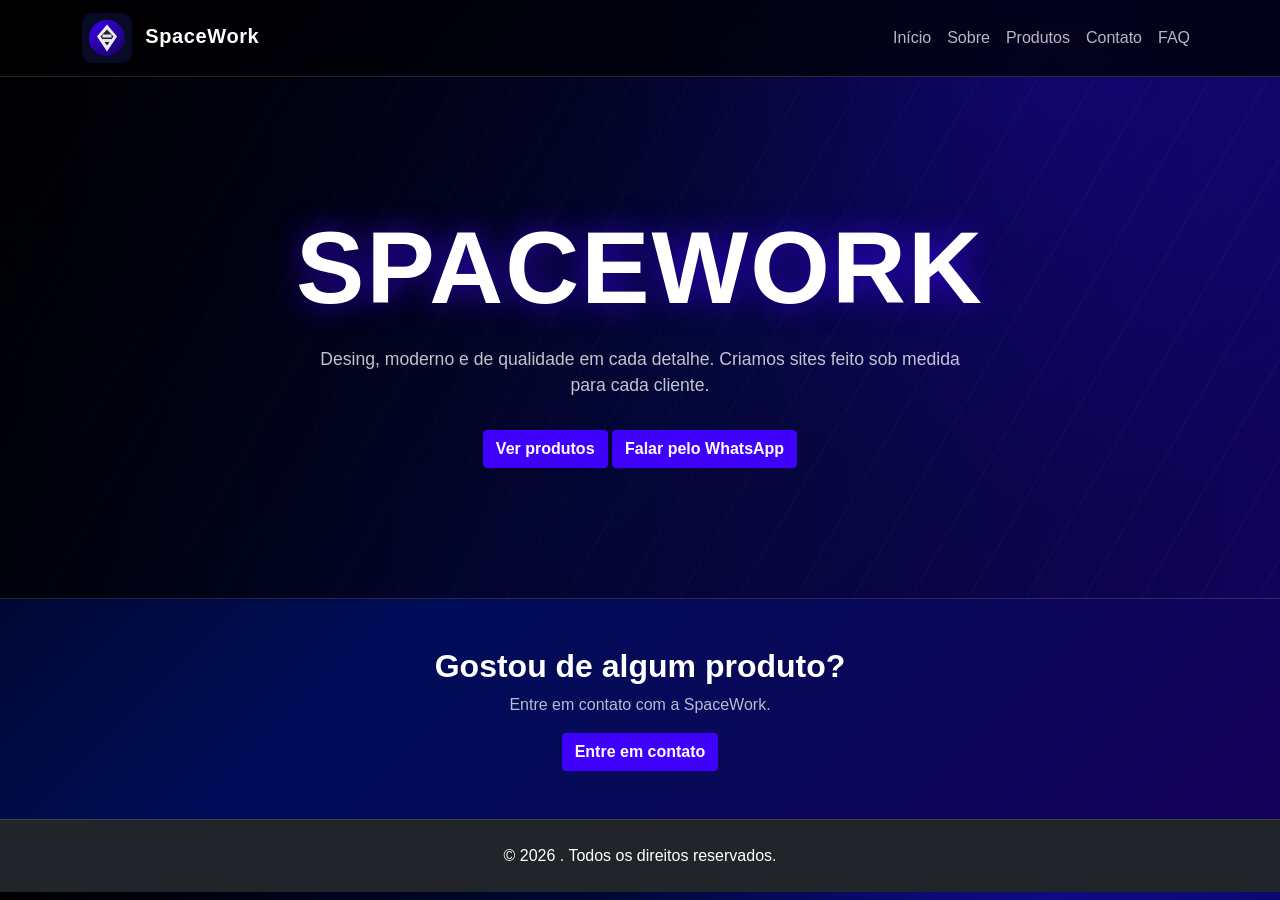
<file: index.html>
<!DOCTYPE html>
<html lang="pt-br">
<head>
    <meta charset="UTF-8">
    <meta name="viewport" content="width=device-width, initial-scale=1.0">
    <title>SpaceWork</title>
    

    <!-- Bootstrap -->
    <link
     href="https://cdn.jsdelivr.net/npm/bootstrap@5.3.3/dist/css/bootstrap.min.css"
    rel="stylesheet">

    <!-- CSS personalizado -->
    <link rel="stylesheet" href="assets/css/inicial.css">
</head>
<body>
     <!-- NAVBAR -->

    <nav class="navbar navbar-expand-lg bg-dark navbar-dark">

        <div class="container">

            <a class="navbar-brand" href="index.html">

                <img
                    src="assets/images/logo.svg"
                    alt="Logo da SpaceWork"
                    width="50" height="50">

                SpaceWork

            </a>


            <button
                class="navbar-toggler"
                type="button"
                data-bs-toggle="collapse"
                data-bs-target="#menu">

                <span class="navbar-toggler-icon"></span>

            </button>


            <div class="collapse navbar-collapse" id="menu">

                <ul class="navbar-nav ms-auto">

                    <li class="nav-item">
                        <a class="nav-link" href="index.html">
                            Início
                        </a>
                    </li>

                    <li class="nav-item">
                        <a class="nav-link" href="sobre.html">
                            Sobre
                        </a>
                    </li>

                    <li class="nav-item">
                        <a class="nav-link" href="amostras.html">
                            Produtos
                        </a>
                    </li>

                    <li class="nav-item">
                        <a class="nav-link" href="contato.html">
                            Contato
                        </a>
                    </li>

                    <li class="nav-item">
                        <a class="nav-link" href="faq.html">
                            FAQ
                        </a>
                    </li>

                </ul>

            </div>

        </div>

    </nav>


    <!-- HERO -->

    <header class="hero text-center">

        <div class="container">

            <h1>
                SpaceWork
            </h1>

            <p>
                Desing, moderno e de qualidade em cada detalhe. 
                Criamos sites feito sob medida para cada cliente.
            </p>

            <a
                href="produtos.html"
                class="btn btn-primary">

                Ver produtos

            </a>

            <a
                href="https://wa.me/5532988254424"
                target="_blank"
                class="btn btn-success">

                Falar pelo WhatsApp

            </a>

        </div>

    </header>

    <!-- CTA -->

    <section class="py-5 text-center">

        <div class="container">

            <h2>
                Gostou de algum produto?
            </h2>

            <p>
                Entre em contato com a SpaceWork.
            </p>

            <a
                href="contato.html"
                class="btn btn-primary">

                Entre em contato

            </a>

        </div>

    </section>


    <!-- RODAPÉ -->

    <footer class="bg-dark text-white text-center py-4">

        <p class="mb-0">
            &copy; 2026 .
            Todos os direitos reservados.
        </p>

    </footer>


    <!-- Bootstrap JS -->

    <script
        src="https://cdn.jsdelivr.net/npm/bootstrap@5.3.3/dist/js/bootstrap.bundle.min.js">
    </script>

</body>
</html>
</file>
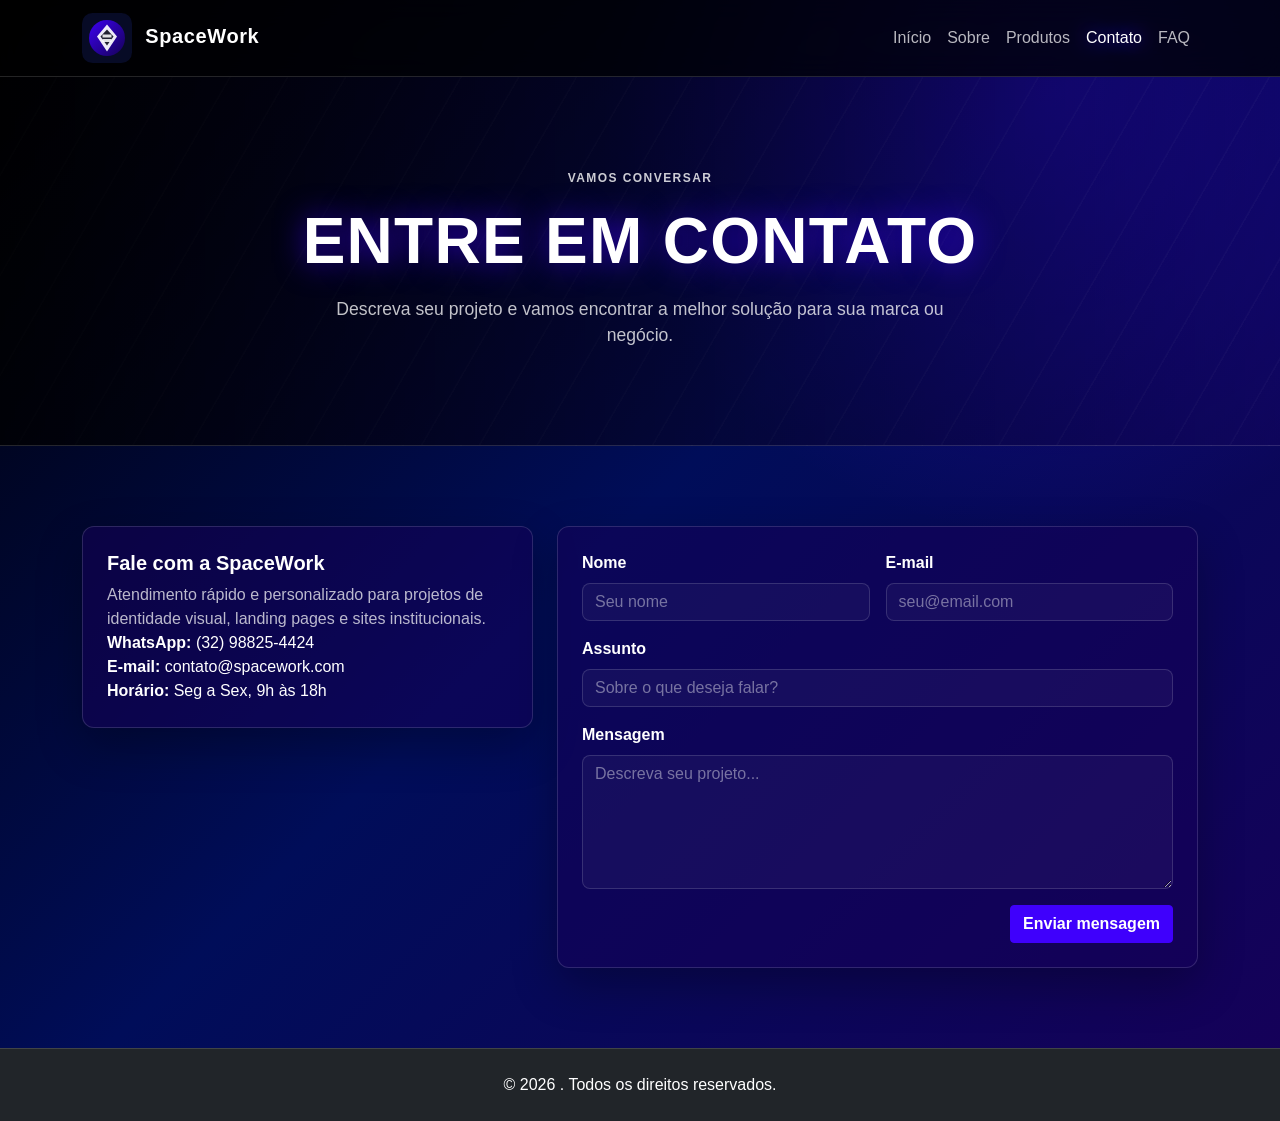
<file: contato.html>
<!DOCTYPE html>
<html lang="pt-br">
<head>
    <meta charset="UTF-8">
    <meta name="viewport" content="width=device-width, initial-scale=1.0">
    <title>Contato | SpaceWork</title>

    <link href="https://cdn.jsdelivr.net/npm/bootstrap@5.3.3/dist/css/bootstrap.min.css" rel="stylesheet">
    <link rel="stylesheet" href="assets/css/inicial.css">
</head>
<body>
    <nav class="navbar navbar-expand-lg bg-dark navbar-dark">
        <div class="container">
            <a class="navbar-brand" href="index.html">
                <img src="assets/images/logo.svg" alt="Logo da SpaceWork" width="50" height="50">
                SpaceWork
            </a>

            <button class="navbar-toggler" type="button" data-bs-toggle="collapse" data-bs-target="#menu">
                <span class="navbar-toggler-icon"></span>
            </button>

            <div class="collapse navbar-collapse" id="menu">
                <ul class="navbar-nav ms-auto">
                    <li class="nav-item"><a class="nav-link" href="index.html">Início</a></li>
                    <li class="nav-item"><a class="nav-link" href="sobre.html">Sobre</a></li>
                    <li class="nav-item"><a class="nav-link" href="amostras.html">Produtos</a></li>
                    <li class="nav-item"><a class="nav-link active" href="contato.html">Contato</a></li>
                    <li class="nav-item"><a class="nav-link" href="faq.html">FAQ</a></li>
                </ul>
            </div>
        </div>
    </nav>

    <header class="page-hero text-center">
        <div class="container">
            <span class="kicker">Vamos conversar</span>
            <h1>Entre em contato</h1>
            <p>Descreva seu projeto e vamos encontrar a melhor solução para sua marca ou negócio.</p>
        </div>
    </header>

    <main>
        <section class="section-shell">
            <div class="container">
                <div class="row g-4 align-items-start">
                    <div class="col-lg-5">
                        <div class="info-card">
                            <h5>Fale com a SpaceWork</h5>
                            <p>Atendimento rápido e personalizado para projetos de identidade visual, landing pages e sites institucionais.</p>

                            <ul class="list-unstyled mb-0">
                                <li><strong>WhatsApp:</strong> (32) 98825-4424</li>
                                <li><strong>E-mail:</strong> contato@spacework.com</li>
                                <li><strong>Horário:</strong> Seg a Sex, 9h às 18h</li>
                            </ul>
                        </div>
                    </div>

                    <div class="col-lg-7">
                        <form class="contact-form">
                            <div class="row g-3">
                                <div class="col-md-6">
                                    <label for="nome" class="form-label">Nome</label>
                                    <input type="text" class="form-control" id="nome" placeholder="Seu nome">
                                </div>
                                <div class="col-md-6">
                                    <label for="email" class="form-label">E-mail</label>
                                    <input type="email" class="form-control" id="email" placeholder="seu@email.com">
                                </div>
                                <div class="col-12">
                                    <label for="assunto" class="form-label">Assunto</label>
                                    <input type="text" class="form-control" id="assunto" placeholder="Sobre o que deseja falar?">
                                </div>
                                <div class="col-12">
                                    <label for="mensagem" class="form-label">Mensagem</label>
                                    <textarea class="form-control" id="mensagem" rows="5" placeholder="Descreva seu projeto..."></textarea>
                                </div>
                                <div class="col-12 text-end">
                                    <button type="submit" class="btn btn-primary">Enviar mensagem</button>
                                </div>
                            </div>
                        </form>
                    </div>
                </div>
            </div>
        </section>
    </main>

    <footer class="bg-dark text-white text-center py-4">
        <p class="mb-0">&copy; 2026 . Todos os direitos reservados.</p>
    </footer>

    <script src="https://cdn.jsdelivr.net/npm/bootstrap@5.3.3/dist/js/bootstrap.bundle.min.js"></script>
</body>
</html>
</file>
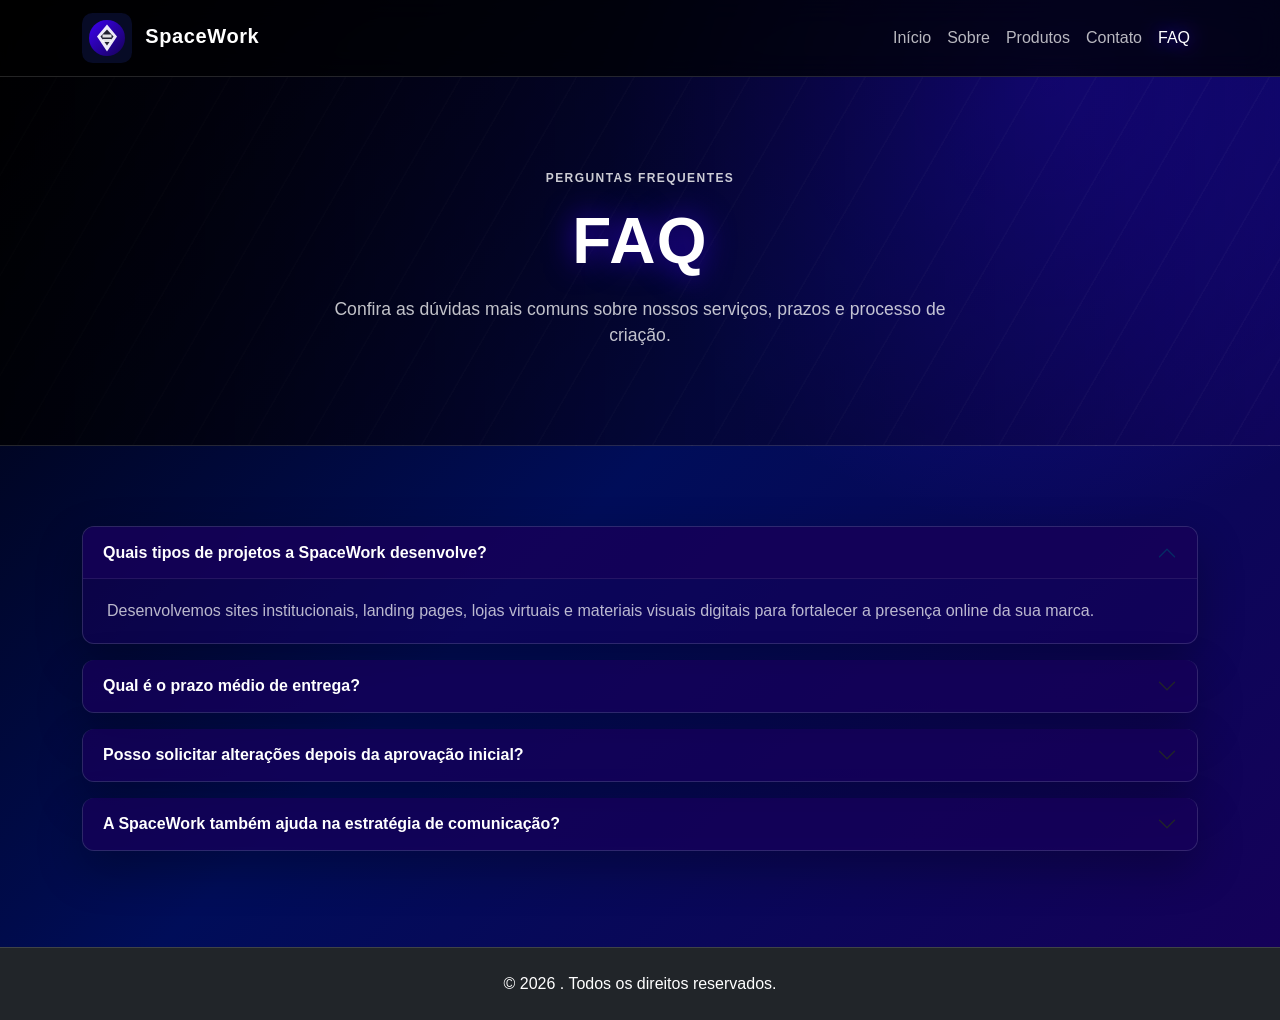
<file: faq.html>
<!DOCTYPE html>
<html lang="pt-br">
<head>
    <meta charset="UTF-8">
    <meta name="viewport" content="width=device-width, initial-scale=1.0">
    <title>FAQ | SpaceWork</title>

    <link href="https://cdn.jsdelivr.net/npm/bootstrap@5.3.3/dist/css/bootstrap.min.css" rel="stylesheet">
    <link rel="stylesheet" href="assets/css/inicial.css">
</head>
<body>
    <nav class="navbar navbar-expand-lg bg-dark navbar-dark">
        <div class="container">
            <a class="navbar-brand" href="index.html">
                <img src="assets/images/logo.svg" alt="Logo da SpaceWork" width="50" height="50">
                SpaceWork
            </a>

            <button class="navbar-toggler" type="button" data-bs-toggle="collapse" data-bs-target="#menu">
                <span class="navbar-toggler-icon"></span>
            </button>

            <div class="collapse navbar-collapse" id="menu">
                <ul class="navbar-nav ms-auto">
                    <li class="nav-item"><a class="nav-link" href="index.html">Início</a></li>
                    <li class="nav-item"><a class="nav-link" href="sobre.html">Sobre</a></li>
                    <li class="nav-item"><a class="nav-link" href="amostras.html">Produtos</a></li>
                    <li class="nav-item"><a class="nav-link" href="contato.html">Contato</a></li>
                    <li class="nav-item"><a class="nav-link active" href="faq.html">FAQ</a></li>
                </ul>
            </div>
        </div>
    </nav>

    <header class="page-hero text-center">
        <div class="container">
            <span class="kicker">Perguntas frequentes</span>
            <h1>FAQ</h1>
            <p>Confira as dúvidas mais comuns sobre nossos serviços, prazos e processo de criação.</p>
        </div>
    </header>

    <main>
        <section class="section-shell">
            <div class="container">
                <div class="accordion faq-accordion" id="faqAccordion">
                    <div class="accordion-item">
                        <h2 class="accordion-header" id="faqOne">
                            <button class="accordion-button" type="button" data-bs-toggle="collapse" data-bs-target="#collapseOne" aria-expanded="true" aria-controls="collapseOne">
                                Quais tipos de projetos a SpaceWork desenvolve?
                            </button>
                        </h2>
                        <div id="collapseOne" class="accordion-collapse collapse show" aria-labelledby="faqOne" data-bs-parent="#faqAccordion">
                            <div class="accordion-body">
                                Desenvolvemos sites institucionais, landing pages, lojas virtuais e materiais visuais digitais para fortalecer a presença online da sua marca.
                            </div>
                        </div>
                    </div>

                    <div class="accordion-item">
                        <h2 class="accordion-header" id="faqTwo">
                            <button class="accordion-button collapsed" type="button" data-bs-toggle="collapse" data-bs-target="#collapseTwo" aria-expanded="false" aria-controls="collapseTwo">
                                Qual é o prazo médio de entrega?
                            </button>
                        </h2>
                        <div id="collapseTwo" class="accordion-collapse collapse" aria-labelledby="faqTwo" data-bs-parent="#faqAccordion">
                            <div class="accordion-body">
                                O prazo varia conforme a complexidade do projeto, mas normalmente os trabalhos iniciam com a etapa de briefing e seguem com entregas em etapas definidas com o cliente.
                            </div>
                        </div>
                    </div>

                    <div class="accordion-item">
                        <h2 class="accordion-header" id="faqThree">
                            <button class="accordion-button collapsed" type="button" data-bs-toggle="collapse" data-bs-target="#collapseThree" aria-expanded="false" aria-controls="collapseThree">
                                Posso solicitar alterações depois da aprovação inicial?
                            </button>
                        </h2>
                        <div id="collapseThree" class="accordion-collapse collapse" aria-labelledby="faqThree" data-bs-parent="#faqAccordion">
                            <div class="accordion-body">
                                Sim. Ajustes pontuais podem ser realizados conforme o escopo do projeto. O ideal é que isso seja alinhado no início para evitar retrabalho excessivo.
                            </div>
                        </div>
                    </div>

                    <div class="accordion-item">
                        <h2 class="accordion-header" id="faqFour">
                            <button class="accordion-button collapsed" type="button" data-bs-toggle="collapse" data-bs-target="#collapseFour" aria-expanded="false" aria-controls="collapseFour">
                                A SpaceWork também ajuda na estratégia de comunicação?
                            </button>
                        </h2>
                        <div id="collapseFour" class="accordion-collapse collapse" aria-labelledby="faqFour" data-bs-parent="#faqAccordion">
                            <div class="accordion-body">
                                Sim. Trabalhamos com foco em posicionamento, visual, clareza de mensagem e organização da experiência do usuário para tornar a marca mais forte no digital.
                            </div>
                        </div>
                    </div>
                </div>
            </div>
        </section>
    </main>

    <footer class="bg-dark text-white text-center py-4">
        <p class="mb-0">&copy; 2026 . Todos os direitos reservados.</p>
    </footer>

    <script src="https://cdn.jsdelivr.net/npm/bootstrap@5.3.3/dist/js/bootstrap.bundle.min.js"></script>
</body>
</html>
</file>
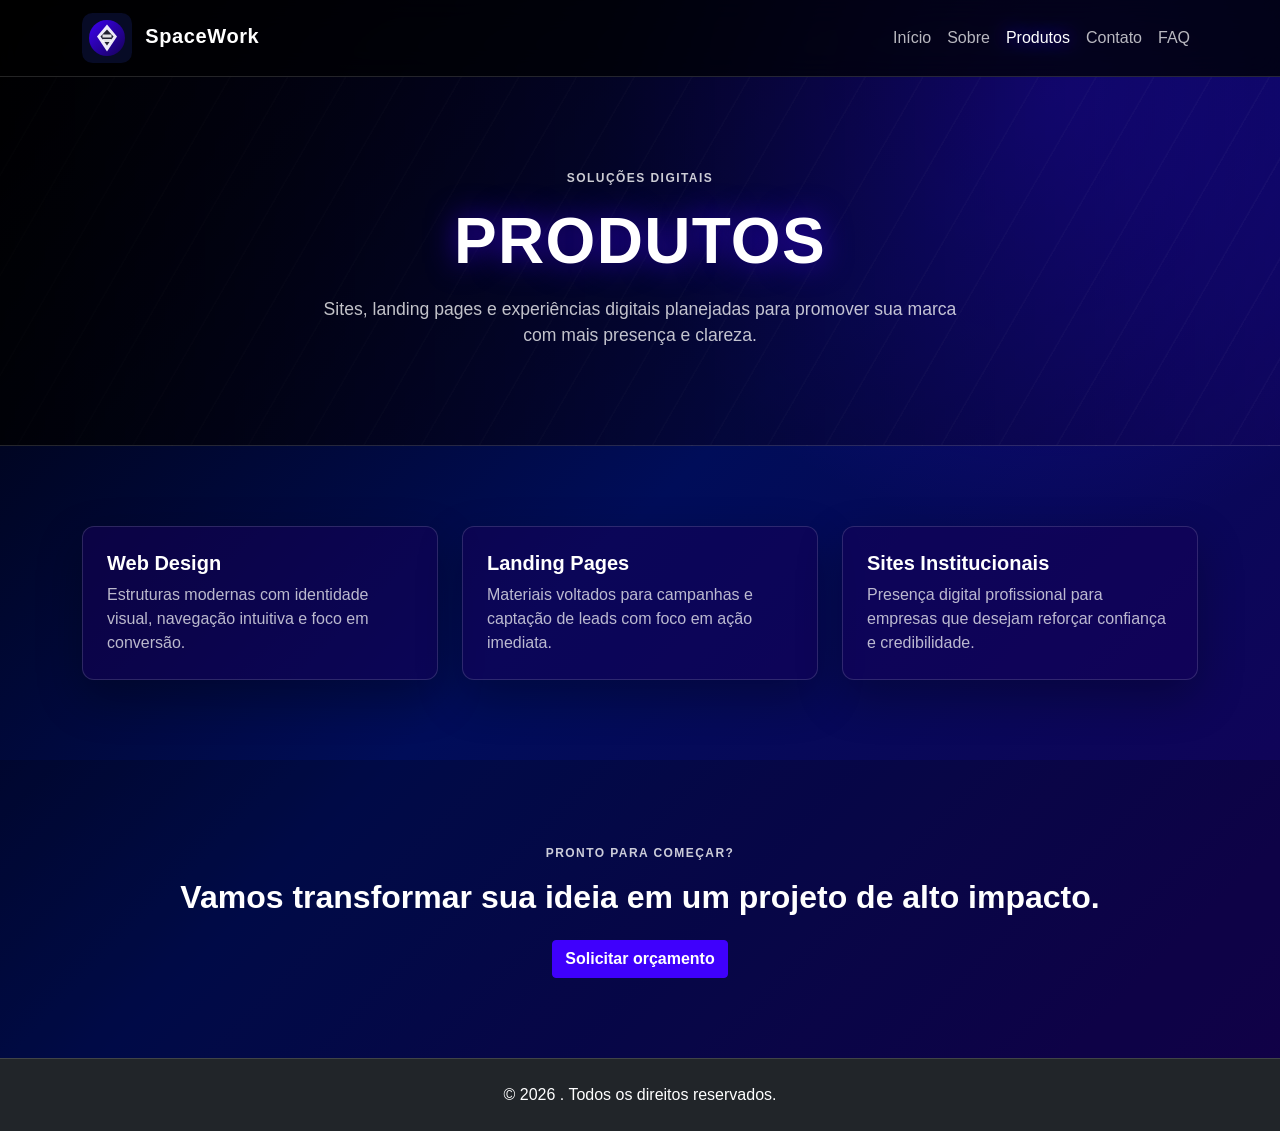
<file: produtos.html>
<!DOCTYPE html>
<html lang="pt-br">
<head>
    <meta charset="UTF-8">
    <meta name="viewport" content="width=device-width, initial-scale=1.0">
    <title>Produtos | SpaceWork</title>

    <link href="https://cdn.jsdelivr.net/npm/bootstrap@5.3.3/dist/css/bootstrap.min.css" rel="stylesheet">
    <link rel="stylesheet" href="assets/css/inicial.css">
</head>
<body>
    <nav class="navbar navbar-expand-lg bg-dark navbar-dark">
        <div class="container">
            <a class="navbar-brand" href="index.html">
                <img src="assets/images/logo.svg" alt="Logo da SpaceWork" width="50" height="50">
                SpaceWork
            </a>

            <button class="navbar-toggler" type="button" data-bs-toggle="collapse" data-bs-target="#menu">
                <span class="navbar-toggler-icon"></span>
            </button>

            <div class="collapse navbar-collapse" id="menu">
                <ul class="navbar-nav ms-auto">
                    <li class="nav-item"><a class="nav-link" href="index.html">Início</a></li>
                    <li class="nav-item"><a class="nav-link" href="sobre.html">Sobre</a></li>
                    <li class="nav-item"><a class="nav-link active" href="produtos.html">Produtos</a></li>
                    <li class="nav-item"><a class="nav-link" href="contato.html">Contato</a></li>
                    <li class="nav-item"><a class="nav-link" href="faq.html">FAQ</a></li>
                </ul>
            </div>
        </div>
    </nav>

    <header class="page-hero text-center">
        <div class="container">
            <span class="kicker">Soluções digitais</span>
            <h1>Produtos</h1>
            <p>Sites, landing pages e experiências digitais planejadas para promover sua marca com mais presença e clareza.</p>
        </div>
    </header>

    <main>
        <section class="section-shell">
            <div class="container">
                <div class="row g-4">
                    <div class="col-md-6 col-lg-4">
                        <div class="feature-card h-100">
                            <h5>Web Design</h5>
                            <p>Estruturas modernas com identidade visual, navegação intuitiva e foco em conversão.</p>
                        </div>
                    </div>
                    <div class="col-md-6 col-lg-4">
                        <div class="feature-card h-100">
                            <h5>Landing Pages</h5>
                            <p>Materiais voltados para campanhas e captação de leads com foco em ação imediata.</p>
                        </div>
                    </div>
                    <div class="col-md-6 col-lg-4">
                        <div class="feature-card h-100">
                            <h5>Sites Institucionais</h5>
                            <p>Presença digital profissional para empresas que desejam reforçar confiança e credibilidade.</p>
                        </div>
                    </div>
                </div>
            </div>
        </section>

        <section class="section-shell bg-light">
            <div class="container text-center">
                <span class="kicker">Pronto para começar?</span>
                <h2>Vamos transformar sua ideia em um projeto de alto impacto.</h2>
                <a href="contato.html" class="btn btn-primary mt-3">Solicitar orçamento</a>
            </div>
        </section>
    </main>

    <footer class="bg-dark text-white text-center py-4">
        <p class="mb-0">&copy; 2026 . Todos os direitos reservados.</p>
    </footer>

    <script src="https://cdn.jsdelivr.net/npm/bootstrap@5.3.3/dist/js/bootstrap.bundle.min.js"></script>
</body>
</html>
</file>
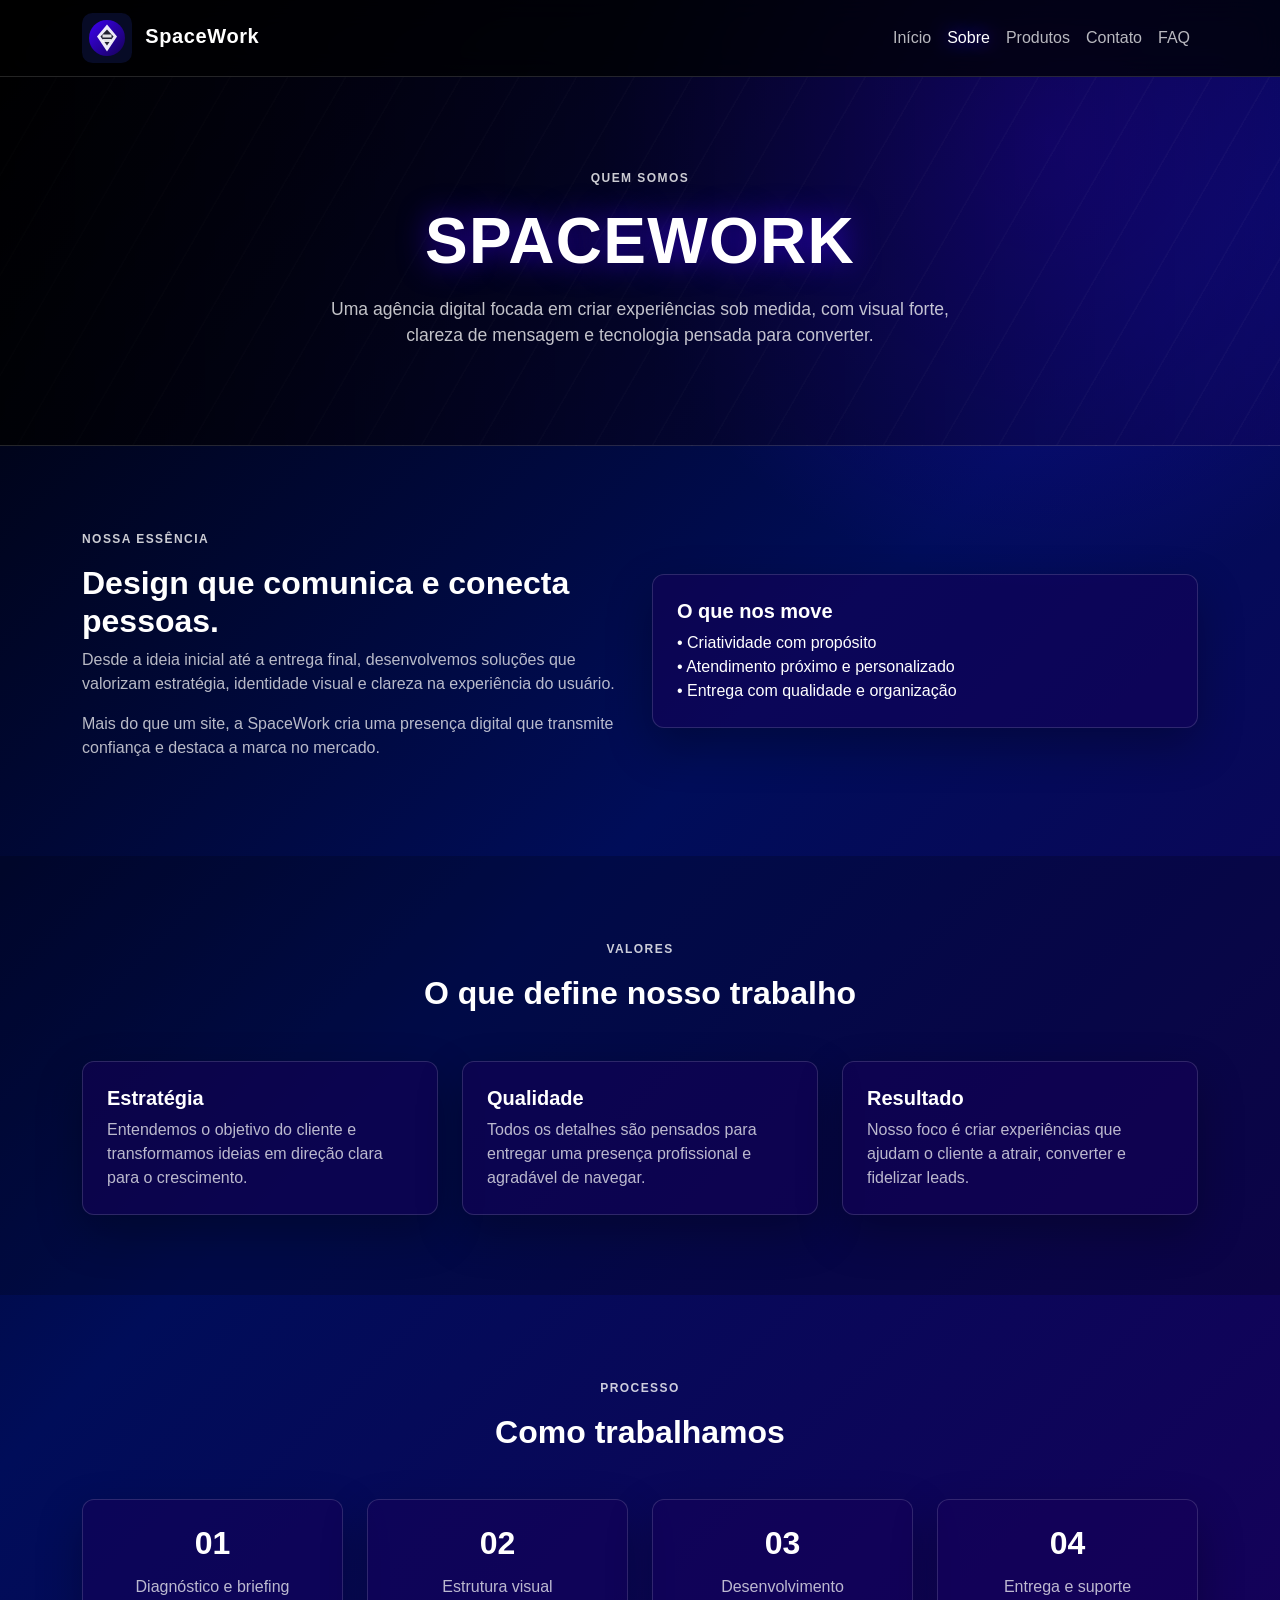
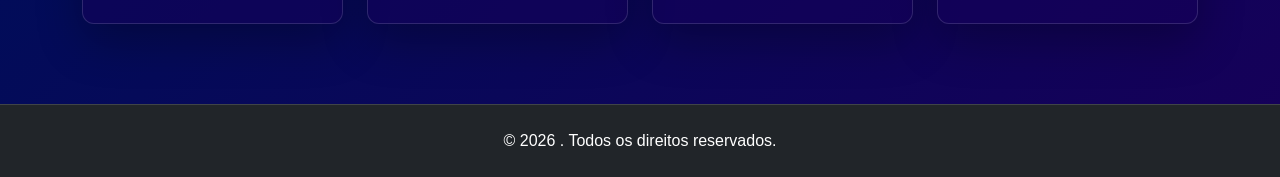
<file: sobre.html>
<!DOCTYPE html>
<html lang="pt-br">
<head>
    <meta charset="UTF-8">
    <meta name="viewport" content="width=device-width, initial-scale=1.0">
    <title>Sobre | SpaceWork</title>

    <link href="https://cdn.jsdelivr.net/npm/bootstrap@5.3.3/dist/css/bootstrap.min.css" rel="stylesheet">
    <link rel="stylesheet" href="assets/css/inicial.css">
</head>
<body>
    <nav class="navbar navbar-expand-lg bg-dark navbar-dark">
        <div class="container">
            <a class="navbar-brand" href="index.html">
                <img src="assets/images/logo.svg" alt="Logo da SpaceWork" width="50" height="50">
                SpaceWork
            </a>

            <button class="navbar-toggler" type="button" data-bs-toggle="collapse" data-bs-target="#menu">
                <span class="navbar-toggler-icon"></span>
            </button>

            <div class="collapse navbar-collapse" id="menu">
                <ul class="navbar-nav ms-auto">
                    <li class="nav-item"><a class="nav-link" href="index.html">Início</a></li>
                    <li class="nav-item"><a class="nav-link active" href="sobre.html">Sobre</a></li>
                    <li class="nav-item"><a class="nav-link" href="amostras.html">Produtos</a></li>
                    <li class="nav-item"><a class="nav-link" href="contato.html">Contato</a></li>
                    <li class="nav-item"><a class="nav-link" href="faq.html">FAQ</a></li>
                </ul>
            </div>
        </div>
    </nav>

    <header class="page-hero text-center">
        <div class="container">
            <span class="kicker">Quem somos</span>
            <h1>SpaceWork</h1>
            <p>Uma agência digital focada em criar experiências sob medida, com visual forte, clareza de mensagem e tecnologia pensada para converter.</p>
        </div>
    </header>

    <main>
        <section class="section-shell">
            <div class="container">
                <div class="row align-items-center g-4">
                    <div class="col-lg-6">
                        <span class="kicker">Nossa essência</span>
                        <h2>Design que comunica e conecta pessoas.</h2>
                        <p>Desde a ideia inicial até a entrega final, desenvolvemos soluções que valorizam estratégia, identidade visual e clareza na experiência do usuário.</p>
                        <p>Mais do que um site, a SpaceWork cria uma presença digital que transmite confiança e destaca a marca no mercado.</p>
                    </div>
                    <div class="col-lg-6">
                        <div class="feature-card">
                            <h5>O que nos move</h5>
                            <ul class="list-unstyled mb-0 ps-0">
                                <li>• Criatividade com propósito</li>
                                <li>• Atendimento próximo e personalizado</li>
                                <li>• Entrega com qualidade e organização</li>
                            </ul>
                        </div>
                    </div>
                </div>
            </div>
        </section>

        <section class="section-shell bg-light">
            <div class="container">
                <div class="text-center mb-5">
                    <span class="kicker">Valores</span>
                    <h2>O que define nosso trabalho</h2>
                </div>

                <div class="row g-4">
                    <div class="col-md-4">
                        <div class="feature-card h-100">
                            <h5>Estratégia</h5>
                            <p>Entendemos o objetivo do cliente e transformamos ideias em direção clara para o crescimento.</p>
                        </div>
                    </div>
                    <div class="col-md-4">
                        <div class="feature-card h-100">
                            <h5>Qualidade</h5>
                            <p>Todos os detalhes são pensados para entregar uma presença profissional e agradável de navegar.</p>
                        </div>
                    </div>
                    <div class="col-md-4">
                        <div class="feature-card h-100">
                            <h5>Resultado</h5>
                            <p>Nosso foco é criar experiências que ajudam o cliente a atrair, converter e fidelizar leads.</p>
                        </div>
                    </div>
                </div>
            </div>
        </section>

        <section class="section-shell">
            <div class="container">
                <div class="text-center mb-5">
                    <span class="kicker">Processo</span>
                    <h2>Como trabalhamos</h2>
                </div>

                <div class="row g-4 text-center">
                    <div class="col-md-3">
                        <div class="stat-box">
                            <h3>01</h3>
                            <p>Diagnóstico e briefing</p>
                        </div>
                    </div>
                    <div class="col-md-3">
                        <div class="stat-box">
                            <h3>02</h3>
                            <p>Estrutura visual</p>
                        </div>
                    </div>
                    <div class="col-md-3">
                        <div class="stat-box">
                            <h3>03</h3>
                            <p>Desenvolvimento</p>
                        </div>
                    </div>
                    <div class="col-md-3">
                        <div class="stat-box">
                            <h3>04</h3>
                            <p>Entrega e suporte</p>
                        </div>
                    </div>
                </div>
            </div>
        </section>
    </main>

    <footer class="bg-dark text-white text-center py-4">
        <p class="mb-0">&copy; 2026 . Todos os direitos reservados.</p>
    </footer>

    <script src="https://cdn.jsdelivr.net/npm/bootstrap@5.3.3/dist/js/bootstrap.bundle.min.js"></script>
</body>
</html>
</file>
<file: assets/css/inicial.css>
:root {
    --roxo-profundo: #160059;
    --azul-noturno: #000d59;
    --preto: #000000;
    --azul-eletrico: #3f00fc;
    --branco: #ffffff;
    --borda: rgba(255, 255, 255, 0.14);
    --sombra: 0 18px 45px rgba(0, 0, 0, 0.28);
}

html {
    scroll-behavior: smooth;
}

body {
    margin: 0;
    color: var(--branco);
    font-family: "Space Grotesk", "Segoe UI", sans-serif;
    background:
        radial-gradient(circle at 82% 8%, rgba(63, 0, 252, 0.3), transparent 28rem),
        linear-gradient(135deg, var(--preto) 0%, var(--azul-noturno) 48%, var(--roxo-profundo) 100%);
    forced-color-adjust: auto;
}

.navbar,
footer {
    background: rgba(0, 0, 0, 0.78) !important;
    border-bottom: 1px solid var(--borda);
    backdrop-filter: blur(14px);
}

.navbar-brand {
    color: var(--branco) !important;
    font-weight: 700;
    letter-spacing: 0.03em;
}

.navbar-brand img {
    margin-right: 0.45rem;
    object-fit: contain;
}

.nav-link {
    color: rgba(255, 255, 255, 0.72) !important;
    font-weight: 500;
    transition: color 180ms ease, text-shadow 180ms ease;
}

.nav-link:hover,
.nav-link:focus,
.nav-link.active {
    color: var(--branco) !important;
    text-shadow: 0 0 18px rgba(63, 0, 252, 0.9);
}

.hero,
.page-hero {
    min-height: 58vh;
    display: grid;
    place-items: center;
    padding: 7rem 1rem;
    background:
        linear-gradient(90deg, rgba(0, 0, 0, 0.78), rgba(22, 0, 89, 0.28)),
        repeating-linear-gradient(120deg, transparent 0 48px, rgba(255, 255, 255, 0.035) 49px 50px);
    border-bottom: 1px solid var(--borda);
}

.page-hero {
    min-height: 38vh;
    padding: 5.5rem 1rem 4rem;
}

.hero h1,
.page-hero h1 {
    margin-bottom: 1rem;
    font-size: clamp(2.75rem, 8vw, 6.5rem);
    font-weight: 800;
    letter-spacing: 0.02em;
    text-transform: uppercase;
    text-shadow: 0 0 30px rgba(63, 0, 252, 0.7);
}

.page-hero h1 {
    font-size: clamp(2.2rem, 5vw, 4.2rem);
}

.hero p,
.page-hero p {
    max-width: 40rem;
    margin: 0 auto 2rem;
    color: rgba(255, 255, 255, 0.76);
    font-size: 1.1rem;
}

.kicker {
    display: inline-block;
    margin-bottom: 1rem;
    color: rgba(255, 255, 255, 0.8);
    text-transform: uppercase;
    letter-spacing: 0.12em;
    font-size: 0.75rem;
    font-weight: 700;
}

h2,
h5 {
    font-weight: 700;
}

.section-shell {
    padding: 5rem 0;
}

.feature-card,
.info-card,
.stat-box,
.contact-form,
.accordion-item {
    background: rgba(22, 0, 89, 0.52);
    border: 1px solid var(--borda);
    border-radius: 12px;
    box-shadow: var(--sombra);
}

.feature-card,
.info-card,
.stat-box {
    padding: 1.5rem;
}

.feature-card p,
.info-card p,
.stat-box p,
.accordion-body {
    color: rgba(255, 255, 255, 0.72);
    margin-bottom: 0;
}

.stat-box {
    height: 100%;
    text-align: center;
}

.stat-box h3 {
    font-size: 2rem;
    font-weight: 800;
    color: var(--branco);
    margin-bottom: 0.75rem;
}

.contact-form {
    padding: 1.5rem;
}

.form-label {
    color: var(--branco);
    font-weight: 600;
}

.form-control {
    background: rgba(255, 255, 255, 0.04);
    border: 1px solid var(--borda);
    color: var(--branco);
    border-radius: 8px;
}

.form-control::placeholder {
    color: rgba(255, 255, 255, 0.42);
}

.form-control:focus {
    color: var(--branco);
    background: rgba(255, 255, 255, 0.06);
    border-color: rgba(63, 0, 252, 0.9);
    box-shadow: 0 0 0 0.2rem rgba(63, 0, 252, 0.25);
}

.accordion {
    --bs-accordion-bg: transparent;
    --bs-accordion-border-color: var(--borda);
    --bs-accordion-btn-bg: rgba(22, 0, 89, 0.52);
    --bs-accordion-btn-color: var(--branco);
    --bs-accordion-btn-focus-border-color: rgba(63, 0, 252, 0.9);
    --bs-accordion-btn-focus-box-shadow: 0 0 0 0.25rem rgba(63, 0, 252, 0.25);
    --bs-accordion-active-bg: rgba(22, 0, 89, 0.7);
    --bs-accordion-active-color: var(--branco);
    --bs-accordion-border-radius: 12px;
}

.accordion-item {
    overflow: hidden;
    margin-bottom: 1rem;
}

.accordion-button {
    font-weight: 700;
}

.accordion-button:not(.collapsed) {
    color: var(--branco);
    box-shadow: inset 0 -1px 0 rgba(255, 255, 255, 0.08);
}

.accordion-body {
    padding: 1.25rem 1.5rem;
}

section {
    background-color: transparent;
}

.bg-light {
    background: rgba(0, 0, 0, 0.2) !important;
}

.card {
    overflow: hidden;
    color: var(--branco);
    background: rgba(22, 0, 89, 0.52);
    border: 1px solid var(--borda);
    border-radius: 8px;
    box-shadow: var(--sombra);
    transition: transform 200ms ease, border-color 200ms ease, box-shadow 200ms ease;
}

.card:hover {
    transform: translateY(-6px);
    border-color: rgba(63, 0, 252, 0.8);
    box-shadow: 0 22px 55px rgba(0, 0, 0, 0.42), 0 0 24px rgba(63, 0, 252, 0.18);
}

.card-img-top {
    height: 220px;
    object-fit: cover;
    border-bottom: 1px solid var(--borda);
}

.card-text,
section p:not(.hero p) {
    color: rgba(255, 255, 255, 0.72);
}

.btn {
    border: 1px solid transparent;
    border-radius: 4px;
    font-weight: 700;
    transition: transform 180ms ease, box-shadow 180ms ease, background-color 180ms ease;
}

.btn:hover,
.btn:focus {
    transform: translateY(-2px);
    box-shadow: 0 8px 22px rgba(63, 0, 252, 0.38);
}

.btn-primary,
.btn-success {
    color: var(--branco);
    background-color: var(--azul-eletrico);
    border-color: var(--azul-eletrico);
}

.btn-primary:hover,
.btn-primary:focus,
.btn-success:hover,
.btn-success:focus {
    color: var(--branco);
    background-color: var(--roxo-profundo);
    border-color: var(--azul-eletrico);
}

footer {
    border-top: 1px solid var(--borda);
    border-bottom: 0;
}

@media (max-width: 575px) {
    .hero,
    .page-hero {
        min-height: 64vh;
        padding: 5rem 1rem;
    }

    .hero .btn,
    .page-hero .btn {
        width: 100%;
        margin-bottom: 0.7rem;
    }
}
</file>
